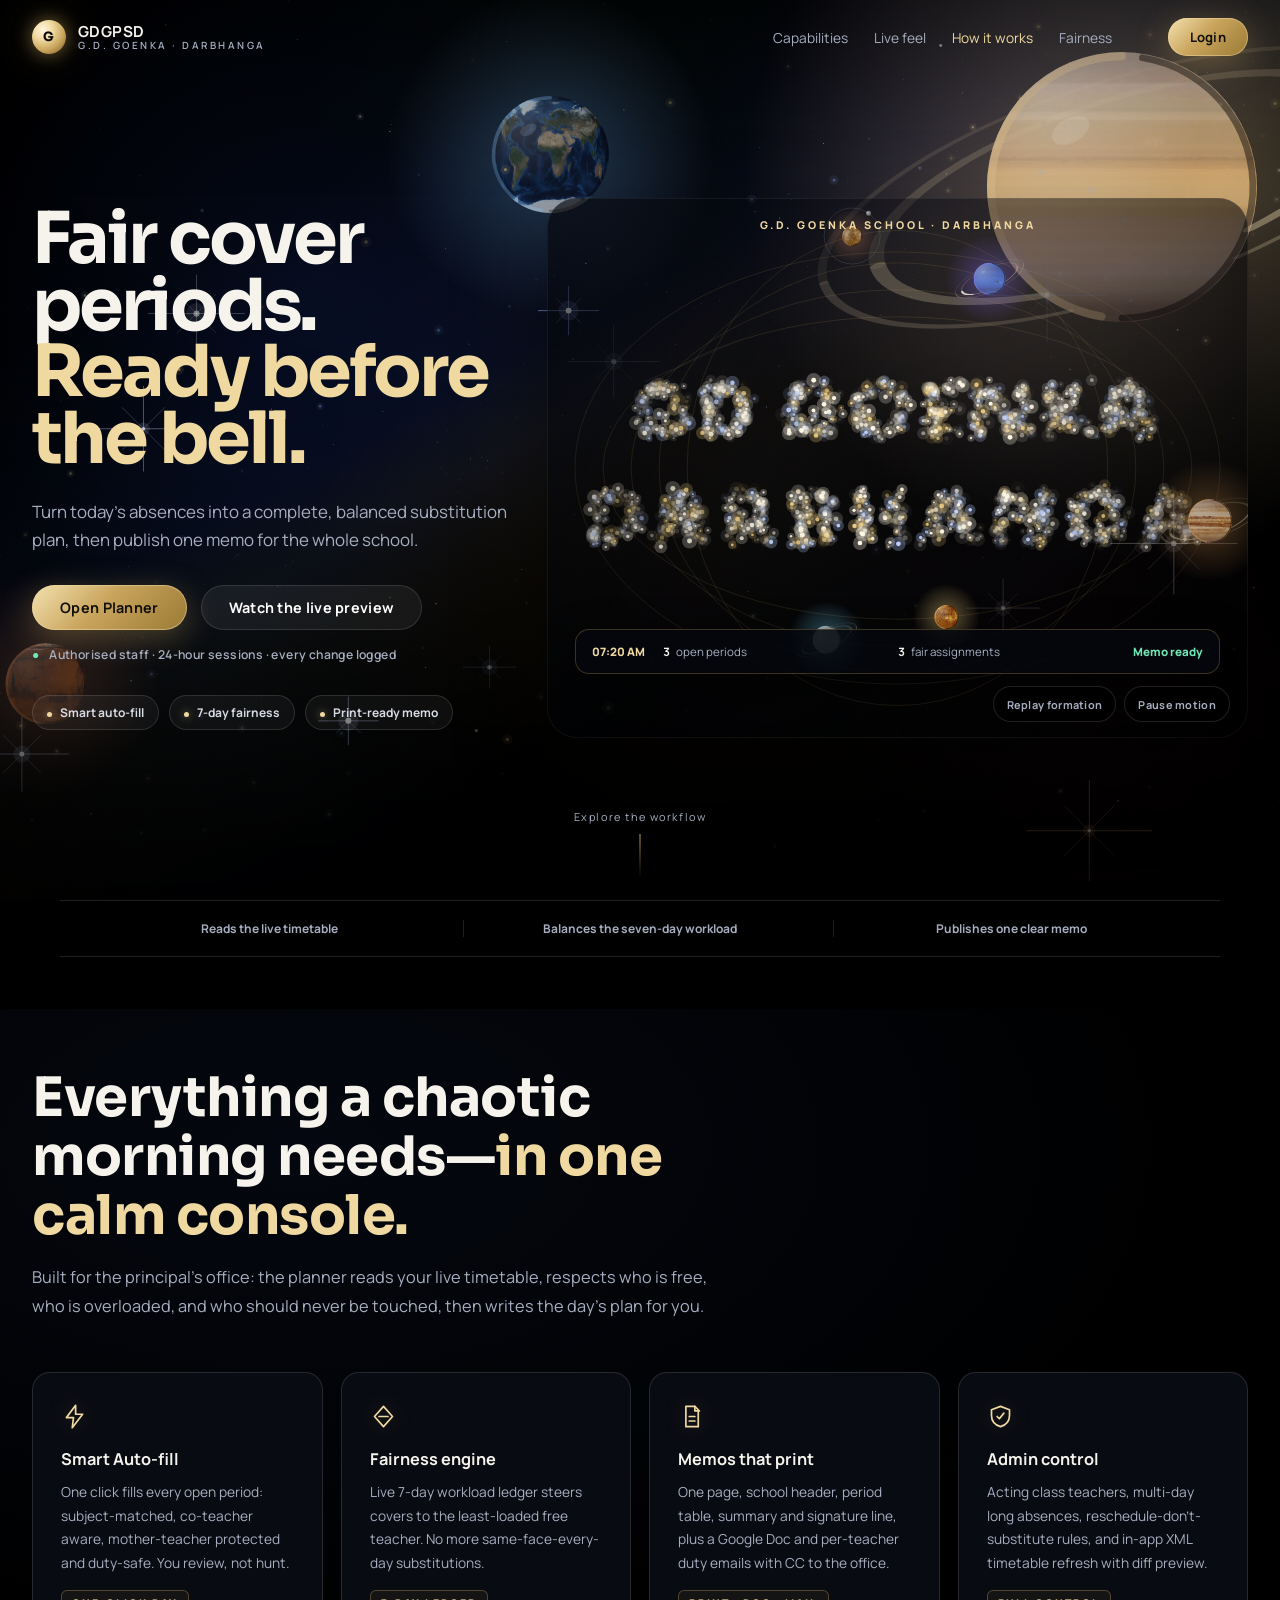
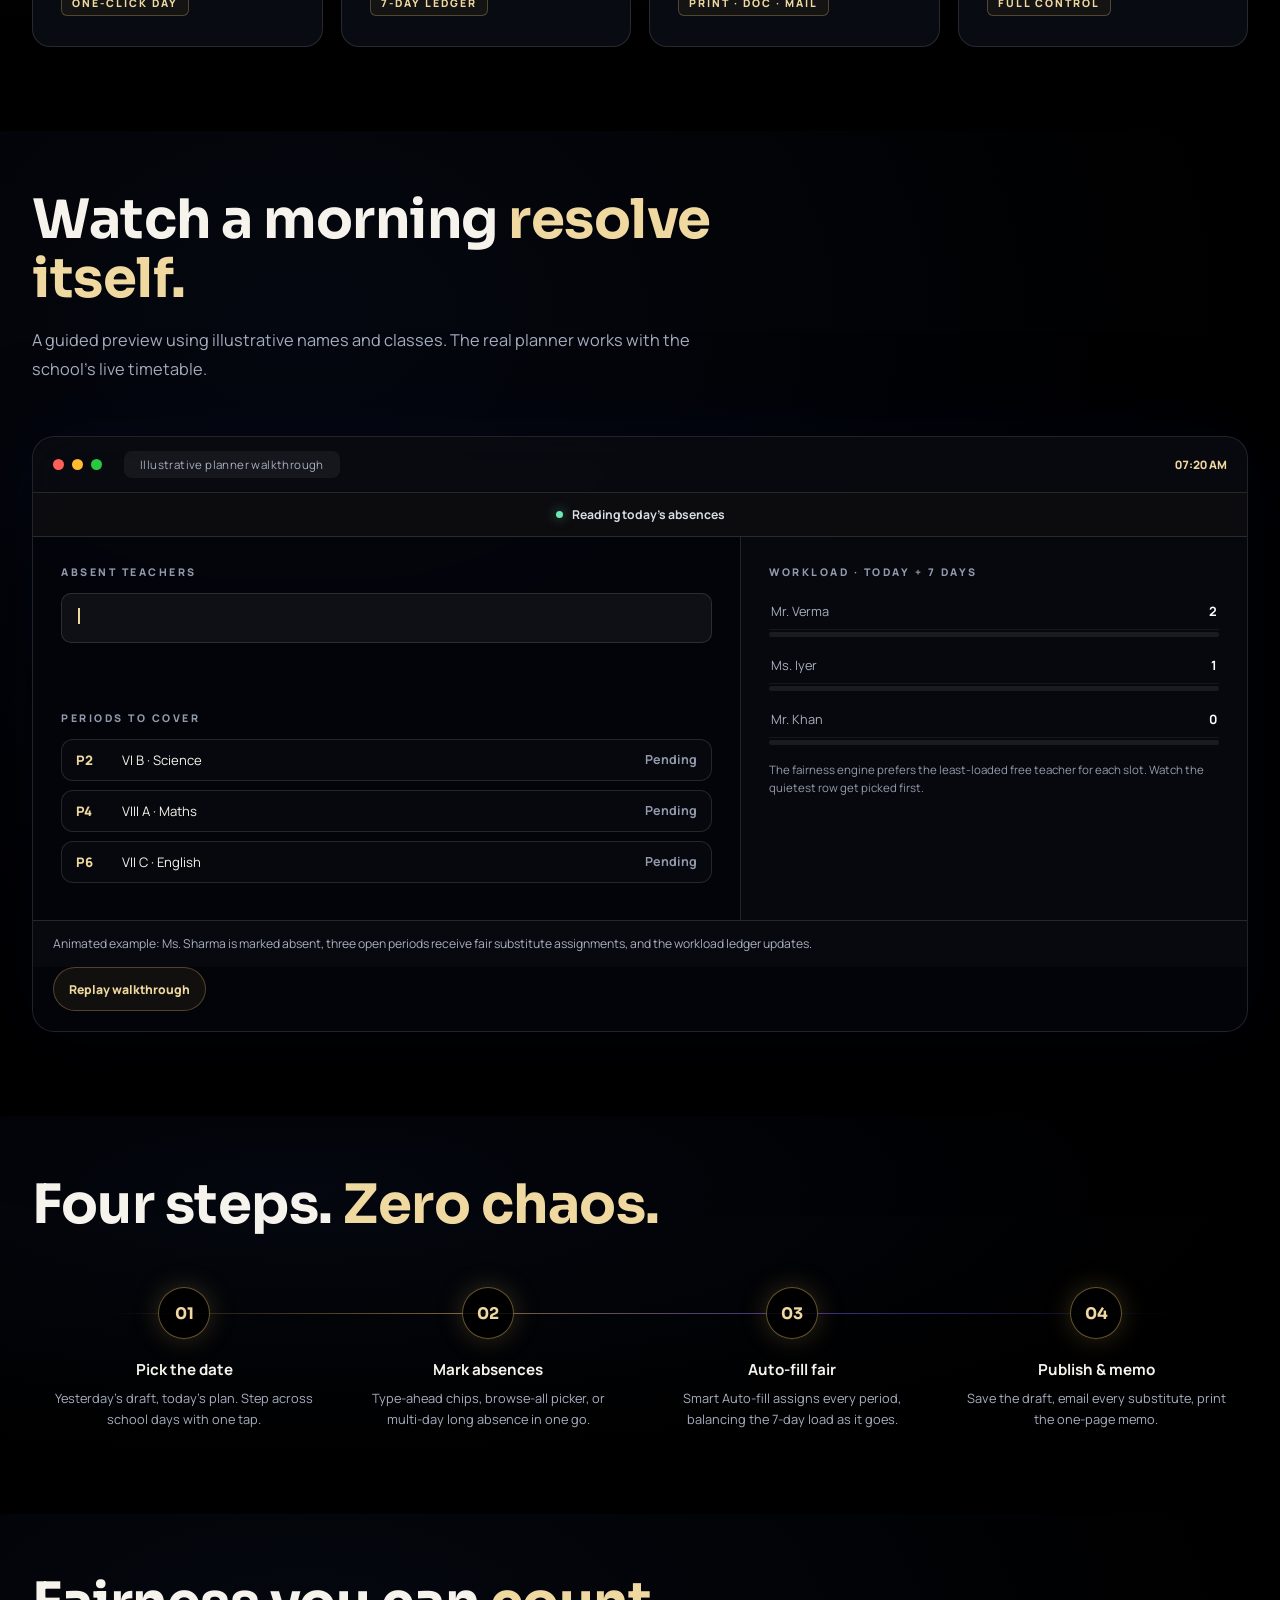
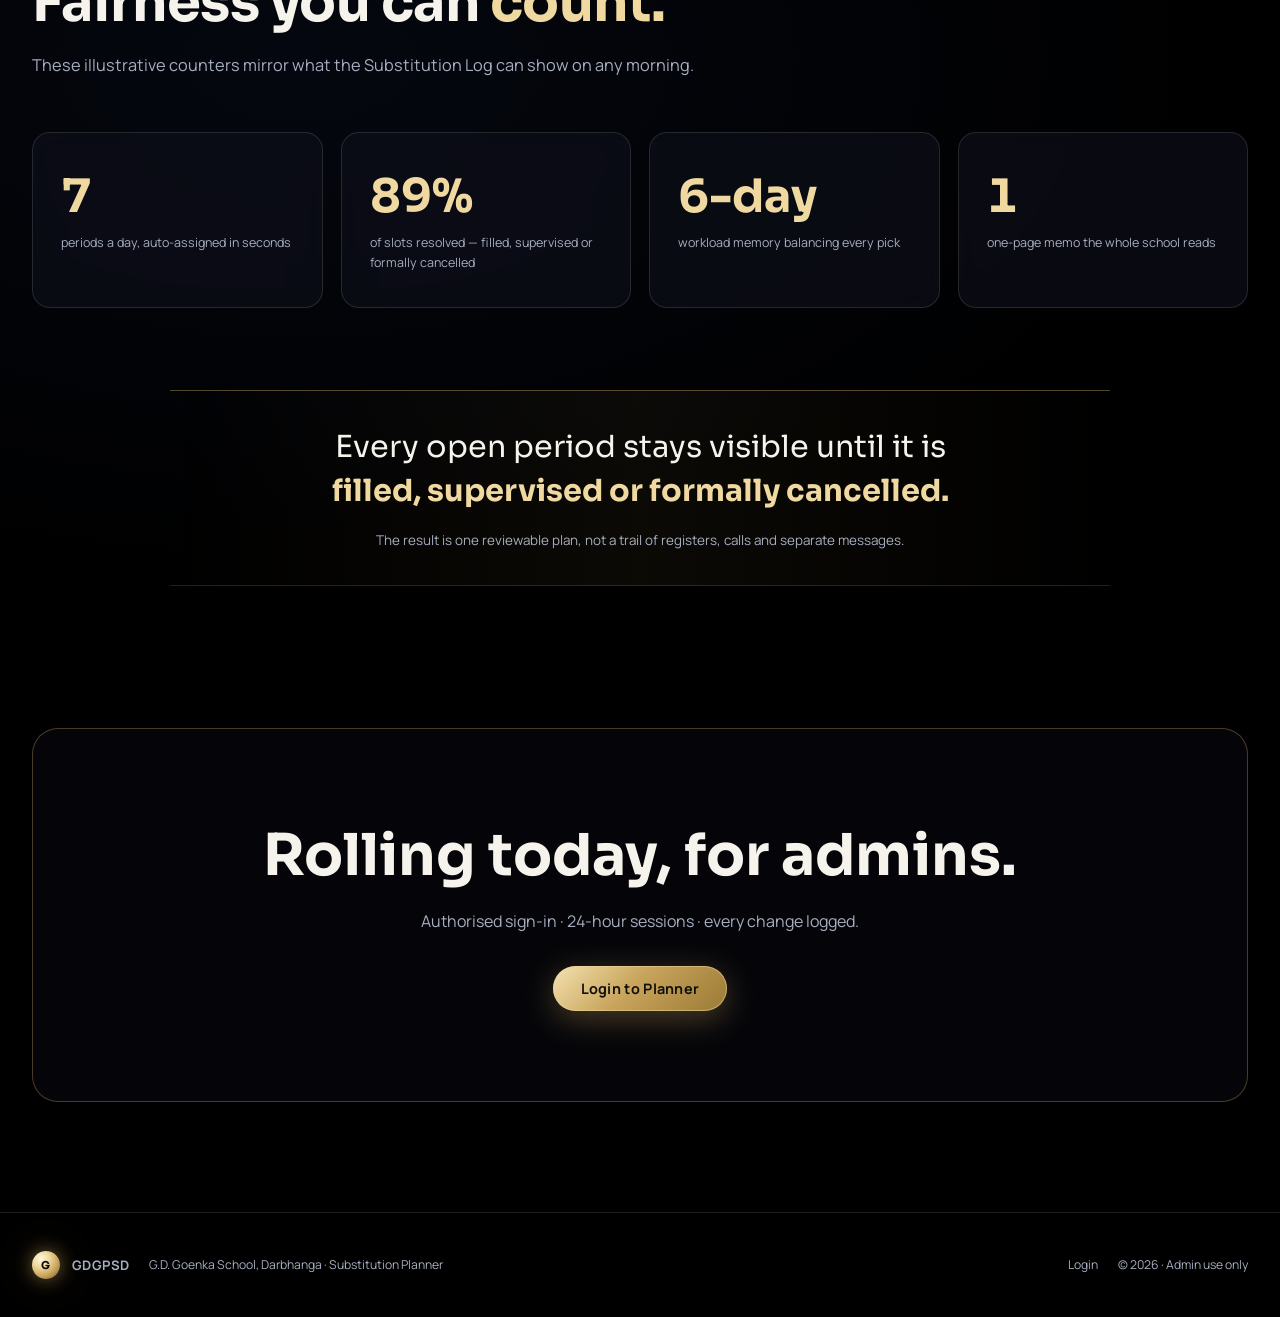
<file: index.html>
<!DOCTYPE html>
<html lang="en">
<head>
<meta charset="UTF-8">
<meta name="viewport" content="width=device-width,initial-scale=1">
<title>GDGPSD Substitution Planner — G.D. Goenka School, Darbhanga</title>
<meta name="description" content="The cinematic substitution planner for G.D. Goenka School, Darbhanga — smart auto-fill, fair workload, print-ready memos.">
<link rel="icon" href="data:,">
<link rel="preconnect" href="https://fonts.googleapis.com">
<link rel="preconnect" href="https://fonts.gstatic.com" crossorigin>
<link href="https://fonts.googleapis.com/css2?family=Manrope:wght@400;500;600;700;800&family=Sora:wght@500;600;700&display=swap" rel="stylesheet">
<link rel="stylesheet" href="assets/styles.css">
<noscript><style>#constellation,.replay,.scroll-cue{display:none}.hero-fallback{display:flex}.reveal{opacity:1;transform:none}</style></noscript>
</head>
<body>

<a class="skip-link" href="#main-content">Skip to main content</a>

<canvas id="galaxy" aria-hidden="true"></canvas>
<div class="vignette" aria-hidden="true"></div>
<div class="grain" aria-hidden="true"></div>
<div class="progress" aria-hidden="true"></div>

<div class="page">

  <!-- NAV -->
  <nav class="nav">
    <div class="nav-inner">
      <a class="brand" href="#top" aria-label="GDGPSD home">
        <span class="brand-mark" aria-hidden="true">G</span>
        <span class="brand-copy">GDGPSD<small>G.D. GOENKA · DARBHANGA</small></span>
      </a>
      <div class="nav-links">
        <a href="#capabilities">Capabilities</a>
        <a href="#demo">Live feel</a>
        <a href="#how">How it works</a>
        <a href="#fairness">Fairness</a>
      </div>
      <details class="mobile-menu">
        <summary aria-label="Open section navigation">Menu</summary>
        <div class="mobile-menu-panel">
          <a href="#capabilities">Capabilities</a>
          <a href="#demo">Live preview</a>
          <a href="#how">How it works</a>
          <a href="#fairness">Fairness</a>
        </div>
      </details>
      <a class="btn btn-gold btn-sm nav-login" href="planner.html">Login</a>
    </div>
  </nav>

  <main id="main-content">
  <!-- HERO -->
  <header class="hero" id="top">
    <div class="hero-grid">
      <div class="hero-copy">
        <h1>Fair cover periods.<span>Ready before the bell.</span></h1>
        <p class="hero-sub">Turn today's absences into a complete, balanced substitution plan, then publish one memo for the whole school.</p>

        <div class="btn-row">
          <a class="btn btn-gold" href="planner.html">Open Planner</a>
          <a class="btn btn-ghost" href="#demo">Watch the live preview</a>
        </div>
        <p class="hero-hint"><span aria-hidden="true">●</span> Authorised staff · 24-hour sessions · every change logged</p>

        <ul class="hero-chips" aria-label="Planner highlights">
          <li class="hchip">Smart auto-fill</li>
          <li class="hchip">7-day fairness</li>
          <li class="hchip">Print-ready memo</li>
        </ul>
      </div>

      <div class="hero-visual">
        <p class="hero-school">G.D. GOENKA SCHOOL · DARBHANGA</p>
        <div class="constellation-wrap" role="img" aria-label="Stars forming the words GD Goenka Darbhanga">
          <canvas id="constellation"></canvas>
          <div class="hero-fallback" aria-hidden="true">
            <strong>GD GOENKA</strong>
            <span>DARBHANGA</span>
          </div>
        </div>

        <div class="handoff-card" aria-label="Example morning status">
          <span class="handoff-time">07:20 AM</span>
          <span><b>3</b> open periods</span>
          <span><b>3</b> fair assignments</span>
          <span class="handoff-ready">Memo ready</span>
        </div>

        <div class="motion-controls" aria-label="Animation controls">
          <button class="replay" id="replay" type="button">Replay formation</button>
          <button class="motion-toggle" id="motion-toggle" type="button" aria-pressed="false">Pause motion</button>
        </div>
      </div>
    </div>

    <a class="scroll-cue" href="#capabilities">Explore the workflow</a>
  </header>

  <div class="proof-strip" aria-label="Planner workflow summary">
    <span>Reads the live timetable</span>
    <span>Balances the seven-day workload</span>
    <span>Publishes one clear memo</span>
  </div>

  <!-- CAPABILITIES -->
  <section class="section" id="capabilities">
    <h2 class="h2 reveal">Everything a chaotic morning needs—<em>in one calm console.</em></h2>
    <p class="lede reveal d1">Built for the principal's office: the planner reads your live timetable, respects who is free, who is overloaded, and who should never be touched, then writes the day's plan for you.</p>

    <div class="grid4">
      <div class="card reveal">
        <svg class="ico" viewBox="0 0 24 24" aria-hidden="true"><path d="M13 2 4.8 13h6.3L10 22l9.2-12H13z"/></svg>
        <h3>Smart Auto-fill</h3>
        <p>One click fills every open period: subject-matched, co-teacher aware, mother-teacher protected and duty-safe. You review, not hunt.</p>
        <span class="tag">ONE-CLICK DAY</span>
      </div>
      <div class="card reveal d1">
        <svg class="ico" viewBox="0 0 24 24" aria-hidden="true"><path d="M12 3 4 12l8 9 8-9z"/><path d="M8 12h8"/></svg>
        <h3>Fairness engine</h3>
        <p>Live 7-day workload ledger steers covers to the least-loaded free teacher. No more same-face-every-day substitutions.</p>
        <span class="tag">7-DAY LEDGER</span>
      </div>
      <div class="card reveal d2">
        <svg class="ico" viewBox="0 0 24 24" aria-hidden="true"><path d="M7 3h8l3 3v15H7z"/><path d="M15 3v4h4M10 12h5M10 16h5"/></svg>
        <h3>Memos that print</h3>
        <p>One page, school header, period table, summary and signature line, plus a Google Doc and per-teacher duty emails with CC to the office.</p>
        <span class="tag">PRINT · DOC · MAIL</span>
      </div>
      <div class="card reveal d3">
        <svg class="ico" viewBox="0 0 24 24" aria-hidden="true"><path d="M12 3 4 6v5c0 5 3.4 8.5 8 10 4.6-1.5 8-5 8-10V6z"/><path d="m9 12 2 2 4-5"/></svg>
        <h3>Admin control</h3>
        <p>Acting class teachers, multi-day long absences, reschedule-don't-substitute rules, and in-app XML timetable refresh with diff preview.</p>
        <span class="tag">FULL CONTROL</span>
      </div>
    </div>
  </section>

  <!-- DEMO -->
  <section class="section" id="demo">
    <h2 class="h2 reveal">Watch a morning <em>resolve itself.</em></h2>
    <p class="lede reveal d1">A guided preview using illustrative names and classes. The real planner works with the school's live timetable.</p>

    <figure class="demo-shell reveal d1" id="demo-preview" aria-labelledby="demo-caption">
      <div class="demo-bar">
        <span class="dot" style="background:#ff5f57"></span><span class="dot" style="background:#febc2e"></span><span class="dot" style="background:#28c840"></span>
        <span class="url">Illustrative planner walkthrough</span>
        <span class="demo-clock">07:20 AM</span>
      </div>
      <div class="demo-stage" aria-hidden="true">
        <div class="demo-status"><span class="demo-status-dot"></span><span id="demo-status">Reading today's absences</span></div>
      </div>
      <div class="demo-body" aria-hidden="true">
        <div class="demo-left">
          <div class="demo-label">ABSENT TEACHERS</div>
          <div class="fake-input"><span id="demo-type"><span class="caret"></span></span></div>
          <div class="fake-chips" id="demo-chips"></div>
          <div class="demo-label">PERIODS TO COVER</div>
          <div class="slot-row"><span class="p">P2</span><span>VI B · Science</span><span class="who">Pending</span></div>
          <div class="slot-row"><span class="p">P4</span><span>VIII A · Maths</span><span class="who">Pending</span></div>
          <div class="slot-row"><span class="p">P6</span><span>VII C · English</span><span class="who">Pending</span></div>
        </div>
        <div class="demo-right">
          <div class="demo-label">WORKLOAD · TODAY + 7 DAYS</div>
          <div class="wload-row"><span>Mr. Verma</span><b>2</b></div><div class="wload-bar"><i></i></div>
          <div class="wload-row"><span>Ms. Iyer</span><b>1</b></div><div class="wload-bar"><i></i></div>
          <div class="wload-row"><span>Mr. Khan</span><b>0</b></div><div class="wload-bar"><i></i></div>
          <p class="demo-note">The fairness engine prefers the least-loaded free teacher for each slot. Watch the quietest row get picked first.</p>
        </div>
      </div>
      <figcaption id="demo-caption">Animated example: Ms. Sharma is marked absent, three open periods receive fair substitute assignments, and the workload ledger updates.</figcaption>
      <button class="demo-replay" id="demo-replay" type="button">Replay walkthrough</button>
    </figure>
  </section>

  <!-- HOW -->
  <section class="section" id="how">
    <h2 class="h2 reveal">Four steps. <em>Zero chaos.</em></h2>
    <div class="steps">
      <div class="step reveal"><div class="n">01</div><h3>Pick the date</h3><p>Yesterday's draft, today's plan. Step across school days with one tap.</p></div>
      <div class="step reveal d1"><div class="n">02</div><h3>Mark absences</h3><p>Type-ahead chips, browse-all picker, or multi-day long absence in one go.</p></div>
      <div class="step reveal d2"><div class="n">03</div><h3>Auto-fill fair</h3><p>Smart Auto-fill assigns every period, balancing the 7-day load as it goes.</p></div>
      <div class="step reveal d3"><div class="n">04</div><h3>Publish &amp; memo</h3><p>Save the draft, email every substitute, print the one-page memo.</p></div>
    </div>
  </section>

  <!-- FAIRNESS -->
  <section class="section" id="fairness">
    <h2 class="h2 reveal">Fairness you can <em>count.</em></h2>
    <p class="lede reveal d1">These illustrative counters mirror what the Substitution Log can show on any morning.</p>
    <div class="stats">
      <div class="stat reveal"><div class="num" data-count="8" data-suffix="">0</div><div class="lbl">periods a day, auto-assigned in seconds</div></div>
      <div class="stat reveal d1"><div class="num" data-count="100" data-suffix="%">0</div><div class="lbl">of slots resolved — filled, supervised or formally cancelled</div></div>
      <div class="stat reveal d2"><div class="num" data-count="7" data-suffix="-day">0</div><div class="lbl">workload memory balancing every pick</div></div>
      <div class="stat reveal d3"><div class="num" data-count="1" data-suffix="">0</div><div class="lbl">one-page memo the whole school reads</div></div>
    </div>

    <div class="evidence-panel reveal">
      <p>Every open period stays visible until it is <strong>filled, supervised or formally cancelled.</strong></p>
      <span>The result is one reviewable plan, not a trail of registers, calls and separate messages.</span>
    </div>
  </section>

  <!-- CTA -->
  <div class="cta-panel">
    <div class="cta-inner reveal">
      <h2>Rolling today, for admins.</h2>
      <p>Authorised sign-in · 24-hour sessions · every change logged.</p>
      <div class="btn-row">
        <a class="btn btn-gold" href="planner.html">Login to Planner</a>
      </div>
    </div>
  </div>
  </main>

  <!-- FOOTER -->
  <footer>
    <div class="foot-inner">
      <a class="brand foot-brand" href="#top"><span class="brand-mark" aria-hidden="true">G</span>GDGPSD</a>
      <span>G.D. Goenka School, Darbhanga · Substitution Planner</span>
      <span class="spacer"></span>
      <a href="planner.html">Login</a>
      <span>© <span id="yr">2026</span> · Admin use only</span>
    </div>
  </footer>

</div><!-- /page -->

<script src="assets/app.js" defer></script>
</body>
</html>
</file>
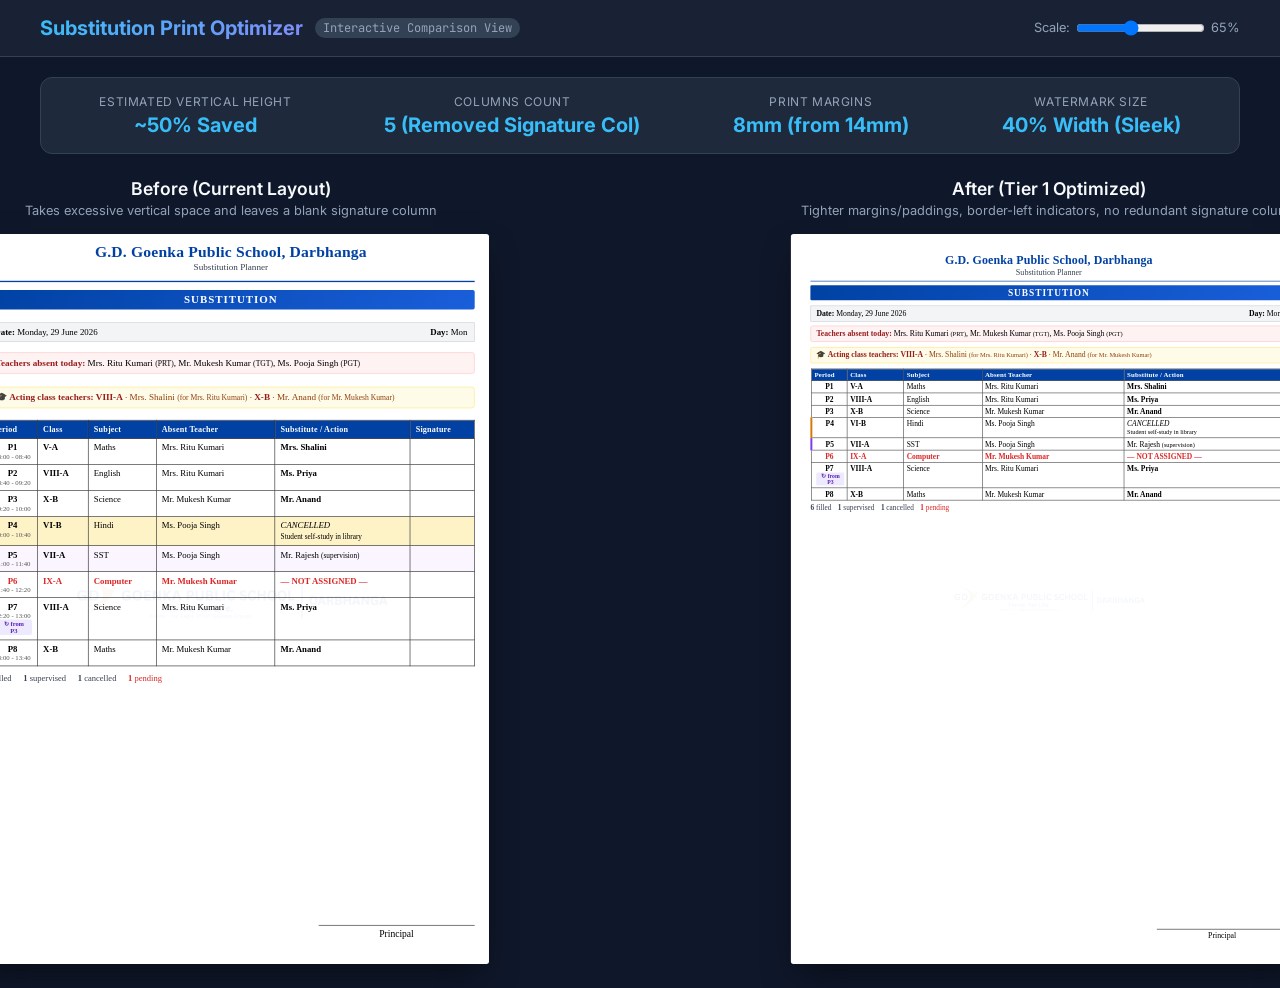
<file: substitution_webapp/print_preview_comparison.html>
<!DOCTYPE html>
<html>
<head>
<meta charset="utf-8">
<title>Substitution Print Layout Optimization Preview</title>
<link href="https://fonts.googleapis.com/css2?family=Inter:wght@300;400;500;600;700;800&family=JetBrains+Mono:wght@400;500&display=swap" rel="stylesheet">
<style>
  :root {
    --bg-dark: #0f172a;
    --card-bg: #1e293b;
    --navy: #0041a3;
    --navy-light: #1a5fdb;
    --accent: #38bdf8;
    --border-color: #334155;
    --text-main: #f8fafc;
    --text-muted: #94a3b8;
    --print-logo: url('[data-uri]');
  }
  
  body {
    background-color: var(--bg-dark);
    color: var(--text-main);
    font-family: 'Inter', sans-serif;
    margin: 0;
    padding: 0;
    min-height: 100vh;
    display: flex;
    flex-direction: column;
  }
  
  header {
    background: rgba(30, 41, 59, 0.7);
    backdrop-filter: blur(12px);
    -webkit-backdrop-filter: blur(12px);
    border-bottom: 1px solid var(--border-color);
    padding: 16px 40px;
    display: flex;
    justify-content: space-between;
    align-items: center;
    position: sticky;
    top: 0;
    z-index: 100;
  }
  
  .logo-area {
    display: flex;
    align-items: center;
    gap: 12px;
  }
  
  .logo-area h1 {
    font-size: 1.25rem;
    font-weight: 700;
    margin: 0;
    background: linear-gradient(135deg, #38bdf8, #818cf8);
    -webkit-background-clip: text;
    -webkit-text-fill-color: transparent;
  }
  
  .logo-area span {
    font-size: 0.75rem;
    font-family: 'JetBrains Mono', monospace;
    background: var(--border-color);
    padding: 2px 8px;
    border-radius: 9999px;
    color: var(--text-muted);
  }
  
  .controls {
    display: flex;
    gap: 16px;
    align-items: center;
  }
  
  .btn {
    background: linear-gradient(135deg, var(--navy) 0%, var(--navy-light) 100%);
    color: white;
    border: none;
    border-radius: 6px;
    padding: 8px 16px;
    font-weight: 600;
    cursor: pointer;
    transition: all 0.2s;
    box-shadow: 0 4px 12px rgba(26, 95, 219, 0.2);
  }
  
  .btn:hover {
    transform: translateY(-1px);
    box-shadow: 0 6px 16px rgba(26, 95, 219, 0.35);
  }
  
  .comparison-container {
    display: flex;
    flex: 1;
    padding: 24px;
    gap: 24px;
    justify-content: center;
    overflow-x: auto;
  }
  
  .pane {
    display: flex;
    flex-direction: column;
    align-items: center;
    gap: 16px;
  }
  
  .pane-header {
    text-align: center;
  }
  
  .pane-header h3 {
    margin: 0 0 4px 0;
    font-size: 1.1rem;
    font-weight: 600;
  }
  
  .pane-header p {
    margin: 0;
    font-size: 0.8rem;
    color: var(--text-muted);
  }
  
  /* A4 Page View (scaled for screen preview) */
  .a4-page {
    background: white;
    color: black;
    width: 210mm;
    height: 297mm;
    box-shadow: 0 25px 50px -12px rgba(0, 0, 0, 0.5);
    border-radius: 4px;
    transform-origin: top center;
    transform: scale(0.6);
    margin-bottom: -120mm; /* Pull up next elements since scaled down */
  }
  
  /* Zoom controls and status bar */
  .metrics-bar {
    background: var(--card-bg);
    border: 1px solid var(--border-color);
    border-radius: 12px;
    margin: 20px 40px 0;
    padding: 16px 24px;
    display: flex;
    justify-content: space-around;
    gap: 24px;
  }
  
  .metric-item {
    text-align: center;
  }
  
  .metric-label {
    font-size: 0.75rem;
    color: var(--text-muted);
    text-transform: uppercase;
    letter-spacing: 0.05em;
    margin-bottom: 4px;
  }
  
  .metric-value {
    font-size: 1.25rem;
    font-weight: 700;
    color: #38bdf8;
  }
  
  /* ========================================================================= */
  /* BEFORE STYLES (from Index.html line 376) */
  /* ========================================================================= */
  
  #print-view-before {
    display: block !important;
    padding: 14px 22px 18px;
    font-family: 'Times New Roman','Liberation Serif',serif;
    color: #000;
    position: relative;
    height: 100%;
    box-sizing: border-box;
  }
  
  #print-view-before::before {
    content: "";
    position: absolute;
    left: 50%;
    top: 50%;
    transform: translate(-50%,-50%);
    width: 65%;
    aspect-ratio: 3/1;
    background-image: var(--print-logo);
    background-size: contain;
    background-repeat: no-repeat;
    background-position: center;
    opacity: .05;
    pointer-events: none;
    z-index: 0;
  }
  
  #print-view-before .memo {
    position: relative;
    z-index: 1;
    display: flex;
    flex-direction: column;
    height: 100%;
  }
  
  #print-view-before .memo-header {
    border-bottom: 2px solid #0041a3;
    padding-bottom: 8px;
    margin-bottom: 6px;
    text-align: center;
  }
  
  #print-view-before .memo h1 {
    font-size: 1.5rem;
    margin: 0;
    color: #0041a3;
    letter-spacing: .3px;
    font-weight: 700;
  }
  
  #print-view-before .memo .sub {
    font-size: .88rem;
    text-align: center;
    color: #374151;
    margin: 2px 0 4px;
  }
  
  #print-view-before .memo h2 {
    font-size: 1.05rem;
    text-align: center;
    margin: 6px 0 12px;
    color: #0041a3;
    background: linear-gradient(135deg,#0041a3 0%,#1a5fdb 100%);
    color: #fff;
    padding: 5px 0;
    letter-spacing: 1.5px;
    -webkit-print-color-adjust: exact;
    print-color-adjust: exact;
    border-radius: 3px;
  }
  
  #print-view-before .meta-row {
    display: flex;
    justify-content: space-between;
    font-size: .85rem;
    margin: 8px 0;
    padding: 6px 10px;
    background: #f3f4f6;
    -webkit-print-color-adjust: exact;
    print-color-adjust: exact;
    border: 1px solid #d1d5db;
  }
  
  #print-view-before .absent-list {
    margin: 8px 0 12px;
    padding: 7px 12px;
    background: #fef2f2;
    border: 1px solid #fecaca;
    -webkit-print-color-adjust: exact;
    print-color-adjust: exact;
    border-radius: 4px;
    font-size: .88rem;
  }
  
  #print-view-before .absent-list b {
    color: #991b1b;
  }
  
  #print-view-before .memo-table {
    width: 100%;
    border-collapse: collapse;
    font-size: .84rem;
    margin-top: 6px;
  }
  
  #print-view-before .memo-table th,
  #print-view-before .memo-table td {
    border: 1px solid #333;
    padding: 6px 8px;
    text-align: left;
    vertical-align: top;
  }
  
  #print-view-before .memo-table th {
    background: #0041a3 !important;
    color: #fff !important;
    font-weight: 700;
    font-size: .78rem;
    letter-spacing: .3px;
    -webkit-print-color-adjust: exact;
    print-color-adjust: exact;
  }
  
  #print-view-before .memo-table td.period {
    text-align: center;
    font-weight: 700;
    width: 60px;
  }
  
  #print-view-before .memo-table td.period small {
    display: block;
    font-weight: 400;
    font-size: .65rem;
    color: #555;
  }
  
  #print-view-before .memo-table tr.cancelled {
    background: #fef3c7;
    -webkit-print-color-adjust: exact;
    print-color-adjust: exact;
  }
  
  #print-view-before .memo-table tr.supervised {
    background: #faf5ff;
    -webkit-print-color-adjust: exact;
    print-color-adjust: exact;
  }
  
  #print-view-before .memo-table tr.unassigned td {
    color: #dc2626;
    font-weight: 700;
  }
  
  #print-view-before .memo-table .moved-tag {
    display: inline-block;
    background: #ede9fe;
    color: #5b21b6;
    padding: 1px 6px;
    border-radius: 3px;
    font-size: .62rem;
    margin-left: 4px;
    -webkit-print-color-adjust: exact;
    print-color-adjust: exact;
  }
  
  #print-view-before .summary {
    margin-top: 10px;
    font-size: .82rem;
    color: #374151;
    display: flex;
    gap: 18px;
    flex-wrap: wrap;
  }
  
  #print-view-before .signature-row {
    display: flex;
    justify-content: flex-end;
    margin-top: auto; /* Push to bottom */
    margin-bottom: 20px;
    font-size: .92rem;
  }
  
  #print-view-before .signature-row .sig {
    text-align: center;
    min-width: 240px;
  }
  
  #print-view-before .signature-row .sig .line {
    border-top: 1px solid #333;
    margin-top: 42px;
    padding-top: 4px;
  }
  
  /* ========================================================================= */
  /* AFTER STYLES (Tier 1 Optimized) */
  /* ========================================================================= */
  
  #print-view-after {
    display: block !important;
    padding: 8mm; /* Reduced from 14mm 12mm */
    font-family: 'Times New Roman','Liberation Serif',serif;
    color: #000;
    position: relative;
    height: 100%;
    box-sizing: border-box;
  }
  
  #print-view-after::before {
    content: "";
    position: absolute;
    left: 50%;
    top: 50%;
    transform: translate(-50%,-50%);
    width: 40%; /* Reduced from 65% */
    aspect-ratio: 3/1;
    background-image: var(--print-logo);
    background-size: contain;
    background-repeat: no-repeat;
    background-position: center;
    opacity: .04; /* Slightly lighter watermark */
    pointer-events: none;
    z-index: 0;
  }
  
  #print-view-after .memo {
    position: relative;
    z-index: 1;
    display: flex;
    flex-direction: column;
    height: 100%;
  }
  
  #print-view-after .memo-header {
    border-bottom: 1.5px solid #0041a3;
    padding-bottom: 3px; /* Reduced from 8px */
    margin-bottom: 3px; /* Reduced from 6px */
    text-align: center;
  }
  
  #print-view-after .memo h1 {
    font-size: 1.15rem; /* Reduced from 1.5rem */
    margin: 0;
    color: #0041a3;
    letter-spacing: .2px;
    font-weight: 700;
  }
  
  #print-view-after .memo .sub {
    font-size: .78rem; /* Reduced from .88rem */
    text-align: center;
    color: #374151;
    margin: 1px 0 2px;
  }
  
  #print-view-after .memo h2 {
    font-size: .9rem; /* Reduced from 1.05rem */
    text-align: center;
    margin: 3px 0 5px; /* Reduced from 6px 0 12px */
    color: #0041a3;
    background: linear-gradient(135deg,#0041a3 0%,#1a5fdb 100%);
    color: #fff;
    padding: 3px 0; /* Tighter padding */
    letter-spacing: 1.5px;
    -webkit-print-color-adjust: exact;
    print-color-adjust: exact;
    border-radius: 2px;
  }
  
  #print-view-after .meta-row {
    display: flex;
    justify-content: space-between;
    font-size: .74rem; /* Reduced from .85rem */
    margin: 3px 0; /* Tighter margins */
    padding: 4px 8px; /* Tighter padding */
    background: #f3f4f6;
    -webkit-print-color-adjust: exact;
    print-color-adjust: exact;
    border: 1px solid #d1d5db;
  }
  
  #print-view-after .absent-list {
    margin: 3px 0 5px; /* Reduced from 8px 0 12px */
    padding: 4px 8px; /* Reduced from 7px 12px */
    background: #fef2f2;
    border: 1px solid #fecaca;
    -webkit-print-color-adjust: exact;
    print-color-adjust: exact;
    border-radius: 3px;
    font-size: .74rem; /* Reduced from .88rem */
  }
  
  #print-view-after .absent-list b {
    color: #991b1b;
  }
  
  #print-view-after .memo-table {
    width: 100%;
    border-collapse: collapse;
    font-size: .72rem; /* Reduced from .84rem */
    margin-top: 3px;
  }
  
  #print-view-after .memo-table th,
  #print-view-after .memo-table td {
    border: 1px solid #555;
    padding: 3px 4px; /* Reduced from 6px 8px */
    text-align: left;
    vertical-align: top;
  }
  
  #print-view-after .memo-table th {
    background: #0041a3 !important;
    color: #fff !important;
    font-weight: 600;
    font-size: .66rem; /* Reduced from .78rem */
    letter-spacing: .2px;
    -webkit-print-color-adjust: exact;
    print-color-adjust: exact;
  }
  
  #print-view-after .memo-table td.period {
    text-align: center;
    font-weight: 700;
    width: 45px; /* Narrower column */
  }
  
  #print-view-after .memo-table td.period small {
    display: block;
    font-weight: 400;
    font-size: .58rem;
    color: #555;
  }
  
  /* Status indicators: border-left style to avoid heavy row-fill heights */
  #print-view-after .memo-table tr.cancelled td:first-child {
    border-left: 3px solid #d97706;
  }
  #print-view-after .memo-table tr.supervised td:first-child {
    border-left: 3px solid #7c3aed;
  }
  #print-view-after .memo-table tr.unassigned td {
    color: #dc2626;
    font-weight: 700;
  }
  
  #print-view-after .memo-table .moved-tag {
    display: inline-block;
    background: #ede9fe;
    color: #5b21b6;
    padding: 0 3px;
    border-radius: 2px;
    font-size: .55rem;
    margin-left: 3px;
    -webkit-print-color-adjust: exact;
    print-color-adjust: exact;
  }
  
  #print-view-after .summary {
    margin-top: 4px;
    font-size: .7rem;
    color: #374151;
    display: flex;
    gap: 10px;
    flex-wrap: wrap;
  }
  
  #print-view-after .signature-row {
    display: flex;
    justify-content: flex-end;
    margin-top: auto; /* Push to bottom */
    margin-bottom: 5px; /* Tighter spacing */
    font-size: .75rem; /* Reduced from .92rem */
  }
  
  #print-view-after .signature-row .sig {
    text-align: center;
    min-width: 200px;
  }
  
  #print-view-after .signature-row .sig .line {
    border-top: 1px solid #333;
    margin-top: 14px; /* Reduced from 42px */
    padding-top: 2px;
  }
</style>
</head>
<body>

  <header>
    <div class="logo-area">
      <h1>Substitution Print Optimizer</h1>
      <span>Interactive Comparison View</span>
    </div>
    <div class="controls">
      <div style="font-size: 0.8rem; color: var(--text-muted);">
        Scale: <input type="range" id="zoomRange" min="0.4" max="1.0" step="0.05" value="0.65" style="vertical-align: middle;">
        <span id="zoomVal">65%</span>
      </div>
    </div>
  </header>
  
  <div class="metrics-bar">
    <div class="metric-item">
      <div class="metric-label">Estimated Vertical Height</div>
      <div class="metric-value">~50% Saved</div>
    </div>
    <div class="metric-item">
      <div class="metric-label">Columns count</div>
      <div class="metric-value">5 (Removed Signature Col)</div>
    </div>
    <div class="metric-item">
      <div class="metric-label">Print Margins</div>
      <div class="metric-value">8mm (from 14mm)</div>
    </div>
    <div class="metric-item">
      <div class="metric-label">Watermark size</div>
      <div class="metric-value">40% Width (Sleek)</div>
    </div>
  </div>

  <div class="comparison-container">
    
    <!-- BEFORE PANE -->
    <div class="pane">
      <div class="pane-header">
        <h3>Before (Current Layout)</h3>
        <p>Takes excessive vertical space and leaves a blank signature column</p>
      </div>
      <div class="a4-page" id="pageBefore">
        <div id="print-view-before">
          <div class="memo">
            <div class="memo-header">
              <h1>G.D. Goenka Public School, Darbhanga</h1>
              <div class="sub">Substitution Planner</div>
            </div>
            <h2>SUBSTITUTION</h2>
            
            <div class="meta-row">
              <div><b>Date:</b> Monday, 29 June 2026</div>
              <div><b>Day:</b> Mon</div>
            </div>
            
            <div class="absent-list">
              <b>Teachers absent today:</b> Mrs. Ritu Kumari <small>(PRT)</small>, Mr. Mukesh Kumar <small>(TGT)</small>, Ms. Pooja Singh <small>(PGT)</small>
            </div>
            
            <div class="absent-list" style="background:#fefce8;border-color:#fde68a;color:#92400e">
              <b>🎓 Acting class teachers:</b> <b>VIII-A</b> · Mrs. Shalini <small>(for Mrs. Ritu Kumari)</small> · <b>X-B</b> · Mr. Anand <small>(for Mr. Mukesh Kumar)</small>
            </div>
            
            <table class="memo-table">
              <thead>
                <tr>
                  <th>Period</th>
                  <th>Class</th>
                  <th>Subject</th>
                  <th>Absent Teacher</th>
                  <th>Substitute / Action</th>
                  <th>Signature</th>
                </tr>
              </thead>
              <tbody>
                <tr class="">
            <td class="period">P1<small>08:00 - 08:40</small></td>
            <td><b>V-A</b></td>
            <td>Maths</td>
            <td>Mrs. Ritu Kumari</td>
            <td><b>Mrs. Shalini</b></td>
            <td></td>
        </tr><tr class="">
            <td class="period">P2<small>08:40 - 09:20</small></td>
            <td><b>VIII-A</b></td>
            <td>English</td>
            <td>Mrs. Ritu Kumari</td>
            <td><b>Ms. Priya</b></td>
            <td></td>
        </tr><tr class="">
            <td class="period">P3<small>09:20 - 10:00</small></td>
            <td><b>X-B</b></td>
            <td>Science</td>
            <td>Mr. Mukesh Kumar</td>
            <td><b>Mr. Anand</b></td>
            <td></td>
        </tr><tr class="cancelled">
            <td class="period">P4<small>10:00 - 10:40</small></td>
            <td><b>VI-B</b></td>
            <td>Hindi</td>
            <td>Ms. Pooja Singh</td>
            <td><i>CANCELLED</i><br><small>Student self-study in library</small></td>
            <td></td>
        </tr><tr class="supervised">
            <td class="period">P5<small>11:00 - 11:40</small></td>
            <td><b>VII-A</b></td>
            <td>SST</td>
            <td>Ms. Pooja Singh</td>
            <td>Mr. Rajesh <small>(supervision)</small></td>
            <td></td>
        </tr><tr class="unassigned">
            <td class="period">P6<small>11:40 - 12:20</small></td>
            <td><b>IX-A</b></td>
            <td>Computer</td>
            <td>Mr. Mukesh Kumar</td>
            <td>— NOT ASSIGNED —</td>
            <td></td>
        </tr><tr class="">
            <td class="period">P7<small>12:20 - 13:00</small><span class="moved-tag">↻ from P3</span></td>
            <td><b>VIII-A</b></td>
            <td>Science</td>
            <td>Mrs. Ritu Kumari</td>
            <td><b>Ms. Priya</b></td>
            <td></td>
        </tr><tr class="">
            <td class="period">P8<small>13:00 - 13:40</small></td>
            <td><b>X-B</b></td>
            <td>Maths</td>
            <td>Mr. Mukesh Kumar</td>
            <td><b>Mr. Anand</b></td>
            <td></td>
        </tr>
              </tbody>
            </table>
            
            <div class="summary">
              <span><b>6</b> filled</span>
              <span><b>1</b> supervised</span>
              <span><b>1</b> cancelled</span>
              <span style="color:#dc2626"><b>1</b> pending</span>
            </div>
            
            <div class="signature-row">
              <div class="sig">
                <div class="line">Principal</div>
              </div>
            </div>
            
          </div>
        </div>
      </div>
    </div>
    
    <!-- AFTER PANE -->
    <div class="pane">
      <div class="pane-header">
        <h3>After (Tier 1 Optimized)</h3>
        <p>Tighter margins/paddings, border-left indicators, no redundant signature column</p>
      </div>
      <div class="a4-page" id="pageAfter">
        <div id="print-view-after">
          <div class="memo">
            <div class="memo-header">
              <h1>G.D. Goenka Public School, Darbhanga</h1>
              <div class="sub">Substitution Planner</div>
            </div>
            <h2>SUBSTITUTION</h2>
            
            <div class="meta-row">
              <div><b>Date:</b> Monday, 29 June 2026</div>
              <div><b>Day:</b> Mon</div>
            </div>
            
            <div class="absent-list">
              <b>Teachers absent today:</b> Mrs. Ritu Kumari <small>(PRT)</small>, Mr. Mukesh Kumar <small>(TGT)</small>, Ms. Pooja Singh <small>(PGT)</small>
            </div>
            
            <div class="absent-list" style="background:#fefce8;border-color:#fde68a;color:#92400e">
              <b>🎓 Acting class teachers:</b> <b>VIII-A</b> · Mrs. Shalini <small>(for Mrs. Ritu Kumari)</small> · <b>X-B</b> · Mr. Anand <small>(for Mr. Mukesh Kumar)</small>
            </div>
            
            <table class="memo-table">
              <thead>
                <tr>
                  <th>Period</th>
                  <th>Class</th>
                  <th>Subject</th>
                  <th>Absent Teacher</th>
                  <th>Substitute / Action</th>
                </tr>
              </thead>
              <tbody>
                <tr class="">
            <td class="period">P1</td>
            <td><b>V-A</b></td>
            <td>Maths</td>
            <td>Mrs. Ritu Kumari</td>
            <td><b>Mrs. Shalini</b></td>
        </tr><tr class="">
            <td class="period">P2</td>
            <td><b>VIII-A</b></td>
            <td>English</td>
            <td>Mrs. Ritu Kumari</td>
            <td><b>Ms. Priya</b></td>
        </tr><tr class="">
            <td class="period">P3</td>
            <td><b>X-B</b></td>
            <td>Science</td>
            <td>Mr. Mukesh Kumar</td>
            <td><b>Mr. Anand</b></td>
        </tr><tr class="cancelled">
            <td class="period">P4</td>
            <td><b>VI-B</b></td>
            <td>Hindi</td>
            <td>Ms. Pooja Singh</td>
            <td><i>CANCELLED</i><br><small>Student self-study in library</small></td>
        </tr><tr class="supervised">
            <td class="period">P5</td>
            <td><b>VII-A</b></td>
            <td>SST</td>
            <td>Ms. Pooja Singh</td>
            <td>Mr. Rajesh <small>(supervision)</small></td>
        </tr><tr class="unassigned">
            <td class="period">P6</td>
            <td><b>IX-A</b></td>
            <td>Computer</td>
            <td>Mr. Mukesh Kumar</td>
            <td>— NOT ASSIGNED —</td>
        </tr><tr class="">
            <td class="period">P7<span class="moved-tag">↻ from P3</span></td>
            <td><b>VIII-A</b></td>
            <td>Science</td>
            <td>Mrs. Ritu Kumari</td>
            <td><b>Ms. Priya</b></td>
        </tr><tr class="">
            <td class="period">P8</td>
            <td><b>X-B</b></td>
            <td>Maths</td>
            <td>Mr. Mukesh Kumar</td>
            <td><b>Mr. Anand</b></td>
        </tr>
              </tbody>
            </table>
            
            <div class="summary">
              <span><b>6</b> filled</span>
              <span><b>1</b> supervised</span>
              <span><b>1</b> cancelled</span>
              <span style="color:#dc2626"><b>1</b> pending</span>
            </div>
            
            <div class="signature-row">
              <div class="sig">
                <div class="line">Principal</div>
              </div>
            </div>
            
          </div>
        </div>
      </div>
    </div>
    
  </div>

  <script>
    const slider = document.getElementById('zoomRange');
    const valSpan = document.getElementById('zoomVal');
    const pageBefore = document.getElementById('pageBefore');
    const pageAfter = document.getElementById('pageAfter');
    
    slider.addEventListener('input', (e) => {
      const scale = e.target.value;
      valSpan.textContent = Math.round(scale * 100) + '%';
      pageBefore.style.transform = 'scale(' + scale + ')';
      pageAfter.style.transform = 'scale(' + scale + ')';
      
      // Update margin pulling to adjust vertical layout flow
      const heightOffset = -297 * (1 - scale);
      pageBefore.style.marginBottom = heightOffset + 'mm';
      pageAfter.style.marginBottom = heightOffset + 'mm';
    });
    
    // Trigger initial scale layout adjustment
    slider.dispatchEvent(new Event('input'));
  </script>
</body>
</html>
</file>
<file: assets/styles.css>
/* GDGPSD Substitution — Astra Black / Milky Way theme (desktop-first) */
:root{
  --bg:#000;
  --ink:#f5f3ec;
  --muted:#a7aec0;
  --faint:#929bad;
  --gold:#c9a45c;
  --gold-hi:#f0d9a0;
  --navy-glow:#2b5cff;
  --violet:#7c5cff;
  --line:rgba(255,255,255,.12);
  --glass:rgba(10,12,20,.58);
  --card:rgba(14,16,26,.66);
  --radius:18px;
  --font:"Manrope","Segoe UI",Arial,sans-serif;
  --display:"Sora","Manrope","Segoe UI",Arial,sans-serif;
}
*{box-sizing:border-box;margin:0;padding:0}
html{scroll-behavior:smooth}
html,body{background:var(--bg)}
body{
  font-family:var(--font);
  color:var(--ink);
  min-height:100vh;
  overflow-x:hidden;
  -webkit-font-smoothing:antialiased;
}
::selection{background:rgba(201,164,92,.35);color:#fff}
a{color:inherit}
button,summary{font:inherit}
.skip-link{position:fixed;top:10px;left:12px;z-index:100;transform:translateY(-150%);padding:11px 16px;border-radius:10px;
  background:var(--gold-hi);color:#111;text-decoration:none;font-weight:800;transition:transform .18s ease-out}
.skip-link:focus{transform:translateY(0)}
.sr-only{position:absolute!important;width:1px;height:1px;padding:0;margin:-1px;overflow:hidden;clip:rect(0,0,0,0);white-space:nowrap;border:0}
:focus-visible{outline:3px solid var(--gold-hi);outline-offset:4px}

/* ---- fixed galaxy layers (cover the whole page) ---- */
#galaxy{position:fixed;inset:0;width:100%;height:100%;z-index:0;display:block;opacity:1;transition:opacity .7s ease-out,filter .7s ease-out}
.content-mode #galaxy{opacity:.34;filter:saturate(.7)}
.vignette{position:fixed;inset:0;z-index:1;pointer-events:none;
  background:radial-gradient(ellipse 120% 90% at 50% 8%,transparent 40%,rgba(0,0,0,.55) 100%),
             linear-gradient(to bottom,rgba(0,0,0,.25),transparent 22%,transparent 70%,rgba(0,0,0,.6));}
.grain{position:fixed;inset:0;z-index:2;pointer-events:none;opacity:.07;mix-blend-mode:overlay;
  background-image:url("data:image/svg+xml,%3Csvg xmlns='http://www.w3.org/2000/svg' width='160' height='160'%3E%3Cfilter id='n'%3E%3CfeTurbulence type='fractalNoise' baseFrequency='.9' numOctaves='2'/%3E%3C/filter%3E%3Crect width='160' height='160' filter='url(%23n)' opacity='.6'/%3E%3C/svg%3E");}
.page{position:relative;z-index:3}

/* ---- progress hairline ---- */
.progress{position:fixed;top:0;left:0;height:2px;width:0;z-index:60;
  background:linear-gradient(90deg,var(--navy-glow),var(--violet),var(--gold));box-shadow:0 0 12px rgba(201,164,92,.7)}

/* ---- nav ---- */
.nav{position:fixed;top:0;left:0;right:0;z-index:50;transition:background .3s,border-color .3s,backdrop-filter .3s;border-bottom:1px solid transparent}
.nav.scrolled{background:rgba(0,0,0,.62);backdrop-filter:blur(18px);-webkit-backdrop-filter:blur(18px);border-bottom-color:rgba(255,255,255,.08)}
.nav-inner{max-width:1280px;margin:0 auto;padding:18px 32px;display:flex;align-items:center;gap:28px}
.brand{display:flex;align-items:center;gap:12px;text-decoration:none;font-weight:700;letter-spacing:.4px;font-size:.95rem}
.brand-mark{width:34px;height:34px;border-radius:50%;display:flex;align-items:center;justify-content:center;
  font-family:var(--display);font-size:.8rem;font-weight:700;color:#0a0a0a;
  background:radial-gradient(circle at 32% 28%,#fff6df 0%,var(--gold-hi) 30%,var(--gold) 62%,#6e5423 100%);
  box-shadow:0 0 18px rgba(201,164,92,.55),0 0 46px rgba(201,164,92,.22)}
.brand small{display:block;font-size:.62rem;font-weight:600;letter-spacing:2.5px;color:var(--muted)}
.brand-copy{line-height:1.15}
.nav-links{display:flex;gap:26px;margin-left:auto;font-size:.86rem;color:var(--muted)}
.nav-links a{text-decoration:none;transition:color .2s}
.nav-links a:hover{color:#fff}
.nav-links a[aria-current="true"]{color:var(--gold-hi)}
.nav-login{margin-left:28px}
.mobile-menu{display:none;position:relative;margin-left:auto}
.mobile-menu summary{list-style:none;min-width:48px;min-height:48px;display:grid;place-items:center;cursor:pointer;color:var(--ink);
  border:1px solid var(--line);border-radius:999px;background:rgba(255,255,255,.05);font-size:.8rem;font-weight:700}
.mobile-menu summary::-webkit-details-marker{display:none}
.mobile-menu-panel{position:absolute;right:0;top:58px;width:210px;padding:10px;border:1px solid var(--line);border-radius:14px;
  background:rgba(5,6,10,.96);box-shadow:0 18px 52px rgba(0,0,0,.55)}
.mobile-menu-panel a{display:flex;align-items:center;min-height:46px;padding:0 12px;border-radius:9px;text-decoration:none;color:var(--muted);font-size:.86rem}
.mobile-menu-panel a:hover,.mobile-menu-panel a:focus-visible{color:var(--ink);background:rgba(255,255,255,.07)}
.btn{display:inline-flex;align-items:center;gap:10px;text-decoration:none;font-weight:700;cursor:pointer;border:0;font-family:inherit;
  padding:13px 28px;border-radius:999px;font-size:.9rem;letter-spacing:.3px;transition:transform .2s,box-shadow .25s,background .25s,color .25s;white-space:nowrap}
.btn-gold{background:linear-gradient(135deg,#f4e2b0 0%,var(--gold) 45%,#9a7a35 100%);color:#12100a;
  box-shadow:0 0 0 1px rgba(240,217,160,.5) inset,0 8px 32px rgba(201,164,92,.35)}
.btn-gold:hover{transform:translateY(-2px);box-shadow:0 0 0 1px rgba(240,217,160,.7) inset,0 14px 44px rgba(201,164,92,.5)}
.btn-ghost{background:rgba(255,255,255,.06);color:#fff;box-shadow:0 0 0 1px var(--line) inset}
.btn-ghost:hover{background:rgba(255,255,255,.12);transform:translateY(-2px)}
.btn-sm{padding:10px 22px;font-size:.82rem}
.btn-row{display:flex;gap:14px;flex-wrap:wrap}

/* ---- hero: cinematic opening, operational handoff ---- */
.hero{position:relative;min-height:100svh;display:flex;flex-direction:column;justify-content:center;padding:108px 32px 72px;overflow:hidden}
.hero-grid{width:min(1280px,100%);margin:auto;display:grid;grid-template-columns:minmax(430px,.82fr) minmax(560px,1.18fr);align-items:center;gap:28px}
.hero-copy{position:relative;z-index:2;max-width:610px}
.hero h1{font-family:var(--display);font-size:clamp(3.35rem,5.6vw,5.7rem);line-height:.93;letter-spacing:-.04em;text-wrap:balance}
.hero h1 span{display:block;color:var(--gold-hi)}
.hero-school{position:absolute;top:20px;left:50%;transform:translateX(-50%);z-index:2;width:max-content;max-width:90%;
  color:var(--gold-hi);font-size:.67rem;font-weight:800;letter-spacing:3px;text-align:center}
.hero-visual{position:relative;min-width:0;height:540px;border-radius:30px;overflow:hidden;
  background:linear-gradient(145deg,rgba(9,12,23,.48),rgba(4,5,9,.14));
  box-shadow:inset 0 0 0 1px rgba(255,255,255,.08),0 32px 90px rgba(0,0,0,.38)}
.hero-visual::after{content:"";position:absolute;inset:0;pointer-events:none;background:radial-gradient(circle at 50% 45%,transparent 25%,rgba(0,0,0,.44) 100%)}
.constellation-wrap{position:relative;width:100%;height:100%}
#constellation{position:absolute;inset:0;width:100%;height:100%}
.hero-fallback{display:none;position:absolute;inset:0;align-items:center;justify-content:center;flex-direction:column;gap:6px}
.no-constellation .hero-fallback{display:flex}
.no-constellation #constellation{display:none}
.hero-fallback strong,.hero-fallback span{font-family:var(--display);font-weight:700;line-height:.95;letter-spacing:2px;font-size:clamp(2.6rem,6vw,5rem)}
.hero-fallback span{color:var(--gold-hi);margin-top:8px}
.hero-sub{max-width:58ch;color:var(--muted);font-size:1.06rem;line-height:1.7;margin:25px 0 30px}
.hero-hint{margin-top:16px;font-size:.76rem;font-weight:600;letter-spacing:.4px;color:var(--muted)}
.hero-hint span{color:#6ee7b7;margin-right:7px}
.hero-chips{display:flex;gap:10px;flex-wrap:wrap;margin-top:32px;list-style:none}
.hchip{font-size:.75rem;font-weight:700;color:#d7dbe4;background:rgba(255,255,255,.045);
  border:1px solid var(--line);border-radius:999px;padding:8px 14px}
.hchip::before{content:"";display:inline-block;width:5px;height:5px;margin-right:8px;border-radius:50%;background:var(--gold-hi);box-shadow:0 0 9px rgba(240,217,160,.65)}
.handoff-card{position:absolute;z-index:3;left:28px;right:28px;bottom:64px;display:grid;grid-template-columns:auto 1fr 1fr auto;align-items:center;gap:18px;
  padding:14px 16px;border:1px solid rgba(201,164,92,.28);border-radius:14px;background:rgba(5,7,13,.86);box-shadow:0 18px 46px rgba(0,0,0,.45);
  color:var(--muted);font-size:.72rem}
.handoff-card b{color:var(--ink);font-variant-numeric:tabular-nums;margin-right:4px}.handoff-time{color:var(--gold-hi);font-weight:800}.handoff-ready{color:#6ee7b7;font-weight:800}
.motion-controls{position:absolute;z-index:4;right:18px;bottom:16px;display:flex;gap:8px}
.replay,.motion-toggle{min-height:36px;background:rgba(0,0,0,.52);border:1px solid var(--line);color:var(--muted);
  border-radius:999px;padding:8px 13px;font-size:.68rem;font-weight:700;letter-spacing:.3px;cursor:pointer;transition:color .2s,border-color .2s,background .2s}
.replay:hover,.motion-toggle:hover{color:var(--gold-hi);border-color:rgba(201,164,92,.5);background:rgba(201,164,92,.08)}
.scroll-cue{position:absolute;bottom:22px;left:50%;transform:translateX(-50%);color:var(--muted);font-size:.68rem;letter-spacing:1.6px;text-decoration:none;
  display:flex;flex-direction:column;align-items:center;gap:10px}
.scroll-cue::after{content:"";width:1px;height:44px;background:linear-gradient(var(--gold),transparent);animation:cue 2s infinite}
@keyframes cue{0%{transform:scaleY(0);transform-origin:top}45%{transform:scaleY(1);transform-origin:top}55%{transform:scaleY(1);transform-origin:bottom}100%{transform:scaleY(0);transform-origin:bottom}}

.proof-strip{max-width:1160px;margin:0 auto;padding:19px 32px;display:grid;grid-template-columns:repeat(3,1fr);gap:16px;border-top:1px solid var(--line);border-bottom:1px solid var(--line);color:var(--muted);font-size:.75rem;font-weight:700;text-align:center}
.proof-strip span+span{border-left:1px solid var(--line)}

/* ---- sections ---- */
.section{position:relative;max-width:1280px;margin:0 auto;padding:112px 32px 32px}
.section::before{content:"";position:absolute;z-index:-1;inset:52px -3% -18px;border-radius:48px;pointer-events:none;background:radial-gradient(ellipse at 25% 20%,rgba(7,12,25,.62),rgba(0,0,0,.2) 65%,transparent)}
.h2{font-family:var(--display);font-size:clamp(2rem,4.4vw,3.4rem);font-weight:700;line-height:1.08;letter-spacing:-.5px;max-width:760px}
.h2 em{font-style:normal;color:var(--gold-hi)}
.lede{color:var(--muted);font-size:1.02rem;line-height:1.75;max-width:680px;margin-top:18px}

.grid4{display:grid;grid-template-columns:repeat(4,1fr);gap:18px;margin-top:52px}
.grid2{display:grid;grid-template-columns:1fr 1fr;gap:18px;margin-top:52px}
.card{background:rgba(11,13,21,.88);border:1px solid var(--line);border-radius:var(--radius);padding:30px 28px;position:relative;overflow:hidden;
  transition:transform .25s,border-color .25s,box-shadow .25s}
.card::before{content:"";position:absolute;inset:0;opacity:0;transition:opacity .3s;pointer-events:none;
  background:radial-gradient(420px circle at var(--mx,50%) var(--my,0%),rgba(201,164,92,.14),transparent 65%)}
.card:hover{border-color:rgba(201,164,92,.45);box-shadow:0 20px 60px rgba(0,0,0,.6),0 0 40px rgba(201,164,92,.08)}
.card:hover::before{opacity:1}
.card .ico{width:27px;height:27px;margin-bottom:18px;display:block;fill:none;stroke:var(--gold-hi);stroke-width:1.5;stroke-linecap:round;stroke-linejoin:round;filter:drop-shadow(0 0 10px rgba(201,164,92,.28))}
.card h3{font-size:1.02rem;font-weight:700;margin-bottom:10px}
.card p{font-size:.86rem;color:var(--muted);line-height:1.7}
.card .tag{display:inline-block;margin-top:16px;font-size:.66rem;font-weight:800;letter-spacing:2px;color:var(--gold-hi);
  border:1px solid rgba(201,164,92,.35);border-radius:6px;padding:5px 10px;background:rgba(201,164,92,.06)}

/* ---- demo mock ---- */
.demo-shell{margin-top:52px;border:1px solid var(--line);border-radius:22px;overflow:hidden;background:rgba(5,6,12,.78);
  backdrop-filter:blur(20px);box-shadow:0 40px 120px rgba(0,0,0,.7),0 0 80px rgba(43,92,255,.07)}
.demo-bar{display:flex;align-items:center;gap:8px;padding:14px 20px;border-bottom:1px solid var(--line);background:rgba(255,255,255,.02)}
.dot{width:11px;height:11px;border-radius:50%}
.demo-bar .url{margin-left:14px;font-size:.72rem;color:var(--muted);background:rgba(255,255,255,.05);border-radius:8px;padding:6px 16px;letter-spacing:.4px}
.demo-clock{margin-left:auto;color:var(--gold-hi);font-size:.72rem;font-weight:800;font-variant-numeric:tabular-nums}
.demo-stage{display:flex;align-items:center;justify-content:center;min-height:44px;padding:8px 20px;border-bottom:1px solid var(--line);background:rgba(201,164,92,.045)}
.demo-status{display:inline-flex;align-items:center;gap:9px;color:#d9dde6;font-size:.76rem;font-weight:700}
.demo-status-dot{width:7px;height:7px;border-radius:50%;background:#6ee7b7;box-shadow:0 0 12px rgba(110,231,183,.6)}
.demo-body{display:grid;grid-template-columns:1.4fr 1fr;min-height:380px}
.demo-left{padding:28px;border-right:1px solid var(--line)}
.demo-right{padding:28px;background:rgba(255,255,255,.015)}
.demo-label{font-size:.66rem;font-weight:800;letter-spacing:2.5px;color:var(--faint);margin-bottom:14px}
.fake-input{background:rgba(255,255,255,.05);border:1px solid var(--line);border-radius:10px;padding:13px 16px;font-size:.9rem;min-height:50px;color:#fff}
.fake-input .caret{display:inline-block;width:2px;height:1.1em;background:var(--gold-hi);vertical-align:-2px;animation:blink 1s steps(1) infinite}
@keyframes blink{50%{opacity:0}}
.fake-chips{display:flex;gap:8px;flex-wrap:wrap;margin:14px 0 20px;min-height:34px}
.fchip{font-size:.74rem;font-weight:700;background:rgba(220,38,38,.14);color:#fca5a5;border:1px solid rgba(220,38,38,.4);
  border-radius:999px;padding:5px 6px 5px 13px;display:inline-flex;align-items:center;gap:8px;animation:pop .35s cubic-bezier(.2,1.4,.4,1)}
@keyframes pop{from{opacity:0;transform:scale(.7)}}
.slot-row{display:flex;align-items:center;gap:12px;padding:11px 14px;border:1px solid var(--line);border-radius:12px;margin-bottom:9px;font-size:.82rem;
  background:rgba(255,255,255,.02);transition:all .5s}
.slot-row .p{font-weight:800;color:var(--gold-hi);min-width:34px}
.slot-row .who{margin-left:auto;font-weight:700;font-size:.78rem;color:var(--faint)}
.slot-row.done{background:rgba(16,185,129,.09);border-color:rgba(16,185,129,.45)}
.slot-row.done .who{color:#6ee7b7}
.wload-row{display:flex;justify-content:space-between;font-size:.8rem;color:var(--muted);padding:9px 2px;border-bottom:1px solid rgba(255,255,255,.06)}
.wload-row b{color:#fff}
.wload-bar{height:5px;border-radius:99px;background:rgba(255,255,255,.08);margin:2px 0 10px;overflow:hidden}
.wload-bar i{display:block;height:100%;width:0;border-radius:99px;background:linear-gradient(90deg,var(--navy-glow),var(--gold));transition:width 1s cubic-bezier(.2,.8,.2,1)}
.demo-note{margin-top:16px;font-size:.72rem;color:var(--faint);line-height:1.6}
.demo-shell figcaption{padding:14px 20px;color:var(--muted);font-size:.76rem;line-height:1.55;border-top:1px solid var(--line);background:rgba(255,255,255,.018)}
.demo-replay{display:inline-flex;align-items:center;justify-content:center;min-height:44px;margin:0 20px 20px;padding:9px 15px;border:1px solid rgba(201,164,92,.34);border-radius:999px;
  background:rgba(201,164,92,.08);color:var(--gold-hi);font-size:.76rem;font-weight:800;cursor:pointer;transition:background .2s,border-color .2s}
.demo-replay:hover{background:rgba(201,164,92,.15);border-color:rgba(201,164,92,.58)}

/* ---- timeline ---- */
.steps{display:grid;grid-template-columns:repeat(4,1fr);gap:0;margin-top:52px;position:relative}
.steps::before{content:"";position:absolute;top:26px;left:6%;right:6%;height:1px;
  background:linear-gradient(90deg,transparent,rgba(201,164,92,.6),rgba(124,92,255,.5),transparent)}
.step{padding:0 22px;text-align:center;position:relative}
.step .n{width:52px;height:52px;margin:0 auto 20px;border-radius:50%;display:flex;align-items:center;justify-content:center;
  font-family:var(--display);font-weight:700;font-size:1rem;color:var(--gold-hi);
  background:rgba(0,0,0,.8);border:1px solid rgba(201,164,92,.5);box-shadow:0 0 26px rgba(201,164,92,.25);position:relative;z-index:1}
.step h3{font-size:.95rem;margin-bottom:8px}
.step p{font-size:.8rem;color:var(--muted);line-height:1.65}

/* ---- stats ---- */
.stats{display:grid;grid-template-columns:repeat(4,1fr);gap:18px;margin-top:52px}
.stat{background:var(--card);border:1px solid var(--line);border-radius:var(--radius);padding:34px 28px;backdrop-filter:blur(14px);text-align:left}
.stat .num{font-family:var(--display);font-size:clamp(2.4rem,3.6vw,3.2rem);font-weight:700;
  color:var(--gold-hi);font-variant-numeric:tabular-nums}
.stat .lbl{font-size:.78rem;color:var(--muted);margin-top:8px;line-height:1.6}

/* ---- operational evidence ---- */
.evidence-panel{max-width:940px;margin:82px auto 0;padding:34px 38px;border-top:1px solid rgba(201,164,92,.42);border-bottom:1px solid var(--line);text-align:center;background:linear-gradient(90deg,transparent,rgba(201,164,92,.06),transparent)}
.evidence-panel p{font-family:var(--display);font-size:clamp(1.25rem,2.5vw,1.9rem);line-height:1.45;text-wrap:balance}
.evidence-panel strong{color:var(--gold-hi)}
.evidence-panel span{display:block;max-width:68ch;margin:16px auto 0;color:var(--muted);font-size:.84rem;line-height:1.65}

/* ---- cta ---- */
.cta-panel{max-width:1280px;margin:110px auto 0;padding:0 32px}
.cta-inner{position:relative;border-radius:26px;overflow:hidden;text-align:center;padding:90px 40px;
  border:1px solid rgba(201,164,92,.35);background:rgba(8,8,14,.7);backdrop-filter:blur(10px)}
.cta-inner::before{content:"";position:absolute;inset:-40%;pointer-events:none;
  background:conic-gradient(from 0deg,transparent 0 40%,rgba(201,164,92,.12) 50%,transparent 60 100%);animation:spin 9s linear infinite}
@keyframes spin{to{transform:rotate(360deg)}}
.cta-inner h2{font-family:var(--display);font-size:clamp(2rem,4.6vw,3.6rem);position:relative}
.cta-inner p{color:var(--muted);margin:18px 0 34px;position:relative}
.cta-inner .btn-row{justify-content:center;position:relative}

/* ---- footer ---- */
footer{border-top:1px solid var(--line);margin-top:110px;background:rgba(0,0,0,.7);backdrop-filter:blur(10px)}
.foot-inner{max-width:1280px;margin:0 auto;padding:38px 32px;display:flex;align-items:center;gap:20px;font-size:.76rem;color:var(--muted);flex-wrap:wrap}
.foot-inner .spacer{flex:1}
.foot-inner a{color:var(--muted);text-decoration:none}
.foot-inner a:hover{color:var(--gold-hi)}
.foot-brand{font-size:.82rem}.foot-brand .brand-mark{width:28px;height:28px;font-size:.68rem}

/* ---- reveal on scroll ---- */
.reveal{opacity:.86;transform:translateY(18px);transition:opacity .62s cubic-bezier(.16,1,.3,1),transform .62s cubic-bezier(.16,1,.3,1)}
.reveal.in{opacity:1;transform:none}
.reveal.d1{transition-delay:.1s}.reveal.d2{transition-delay:.2s}.reveal.d3{transition-delay:.3s}

/* ---- planner shell ---- */
.planner-body{height:100vh;display:flex;flex-direction:column}
.planner-top{display:flex;align-items:center;gap:16px;padding:14px 24px;border-bottom:1px solid var(--line);background:rgba(0,0,0,.75);backdrop-filter:blur(14px);z-index:5}
.planner-top .back{font-size:.8rem;font-weight:700;color:var(--muted);text-decoration:none;display:inline-flex;gap:8px;align-items:center}
.planner-top .back:hover{color:var(--gold-hi)}
.planner-top .ptitle{font-size:.82rem;font-weight:700;letter-spacing:1px}
.planner-top .pill{margin-left:auto;font-size:.7rem;color:#6ee7b7;background:rgba(16,185,129,.1);border:1px solid rgba(16,185,129,.35);
  padding:6px 14px;border-radius:999px;display:inline-flex;gap:8px;align-items:center}
.planner-top .pill i{width:7px;height:7px;border-radius:50%;background:#34d399;box-shadow:0 0 8px #34d399;font-style:normal}
.planner-wrap{position:relative;flex:1}
.planner-wrap iframe{position:absolute;inset:0;width:100%;height:100%;border:0;background:#0a0c14}
.loader{position:absolute;inset:0;display:flex;flex-direction:column;gap:22px;align-items:center;justify-content:center;background:#04050b;z-index:2;transition:opacity .5s}
.loader.hide{opacity:0;pointer-events:none}
.loader .ring{width:54px;height:54px;border-radius:50%;border:2px solid rgba(201,164,92,.2);border-top-color:var(--gold);animation:spin 1s linear infinite}
.loader p{font-size:.8rem;letter-spacing:2.5px;color:var(--muted)}
.loader .retry{display:none}
.loader.failed .retry{display:inline-flex}

/* ---- responsive composition ---- */
@media(max-width:1020px){
  .hero{padding-top:104px}
  .hero-grid{grid-template-columns:1fr;gap:34px}
  .hero-copy{max-width:760px}
  .hero-visual{height:430px}
  .grid4{grid-template-columns:1fr 1fr}
  .stats{grid-template-columns:1fr 1fr}
  .steps{grid-template-columns:1fr 1fr;gap:34px}
  .steps::before{display:none}
  .demo-body{grid-template-columns:1fr}
  .demo-left{border-right:0;border-bottom:1px solid var(--line)}
  .nav-links{display:none}
  .mobile-menu{display:block}
  .nav-login{margin-left:0}
}
@media(max-width:640px){
  .nav-inner{padding:14px 18px;gap:10px}
  .brand{gap:9px;font-size:.86rem}.brand-mark{width:32px;height:32px}.brand small{font-size:.52rem;letter-spacing:1.7px;white-space:nowrap}
  .nav-login{min-height:48px;padding:10px 17px}
  .hero{min-height:auto;padding:108px 20px 66px}
  .hero-grid{gap:30px}.hero h1{font-size:clamp(2.8rem,14vw,4.2rem)}.hero-sub{font-size:.98rem;margin:21px 0 25px}
  .hero .btn-row{display:grid;grid-template-columns:1fr}.hero .btn{justify-content:center;min-height:48px}
  .hero-hint{font-size:.72rem;line-height:1.5}.hero-chips{margin-top:25px;gap:7px}.hchip{font-size:.69rem;padding:7px 10px}
  .hero-visual{height:300px;border-radius:22px}.hero-school{top:15px;font-size:.56rem;letter-spacing:2px}
  .handoff-card{left:12px;right:12px;bottom:54px;grid-template-columns:1fr 1fr;gap:8px 12px;padding:11px 12px;font-size:.66rem}
  .handoff-ready{text-align:right}.motion-controls{right:10px;bottom:8px}.replay,.motion-toggle{min-height:44px;padding:8px 11px;font-size:.62rem}
  .scroll-cue{display:none}
  .proof-strip{grid-template-columns:1fr;padding:14px 20px;text-align:left}.proof-strip span{padding:3px 0}.proof-strip span+span{border-left:0}
  .proof-strip span::before{content:"";display:inline-block;width:5px;height:5px;margin:0 9px 2px 0;border-radius:50%;background:var(--gold)}
  .section{padding:82px 20px 22px}.section::before{inset:32px 0 -12px;border-radius:28px}.h2{font-size:clamp(2.1rem,11vw,3rem)}.lede{font-size:.95rem}
  .grid4,.stats,.steps{grid-template-columns:1fr;gap:14px;margin-top:34px}
  .card{padding:24px 22px}.card .ico{margin-bottom:14px}.card .tag{margin-top:12px}
  .steps::before{display:block;top:24px;bottom:24px;left:24px;right:auto;width:1px;height:auto;background:linear-gradient(transparent,rgba(201,164,92,.55),rgba(124,92,255,.4),transparent)}
  .step{padding:0 0 0 70px;min-height:86px;text-align:left}.step .n{position:absolute;left:0;top:0;width:48px;height:48px;margin:0}.step h3{padding-top:5px}
  .demo-shell{margin-top:34px;border-radius:16px}.demo-bar{padding:12px 14px}.demo-bar .url{margin-left:6px;padding:5px 8px}.demo-clock{display:none}
  .demo-stage{justify-content:flex-start;padding:8px 14px}.demo-left,.demo-right{padding:20px 16px}.slot-row{gap:8px;padding:11px 10px}.slot-row .p{min-width:27px}
  .demo-shell figcaption{padding:13px 16px}.demo-replay{margin:0 16px 16px}
  .stat{padding:25px 22px}.stat .lbl{font-size:.84rem}
  .evidence-panel{margin-top:54px;padding:28px 10px}.cta-panel{margin-top:76px;padding:0 20px}.cta-inner{padding:62px 22px;border-radius:20px}
  footer{margin-top:76px}.foot-inner{padding:30px 20px;align-items:flex-start;flex-direction:column}.foot-inner .spacer{display:none}
}
.motion-paused .scroll-cue::after,.motion-paused .caret,.motion-paused .cta-inner::before{animation-play-state:paused}
@media (prefers-reduced-motion:reduce){
  *,*::before,*::after{animation:none!important;transition-duration:.01ms!important;scroll-behavior:auto!important}
  html{scroll-behavior:auto}
  .reveal{opacity:1;transform:none}
  .scroll-cue::after{display:none}
}
</file>
